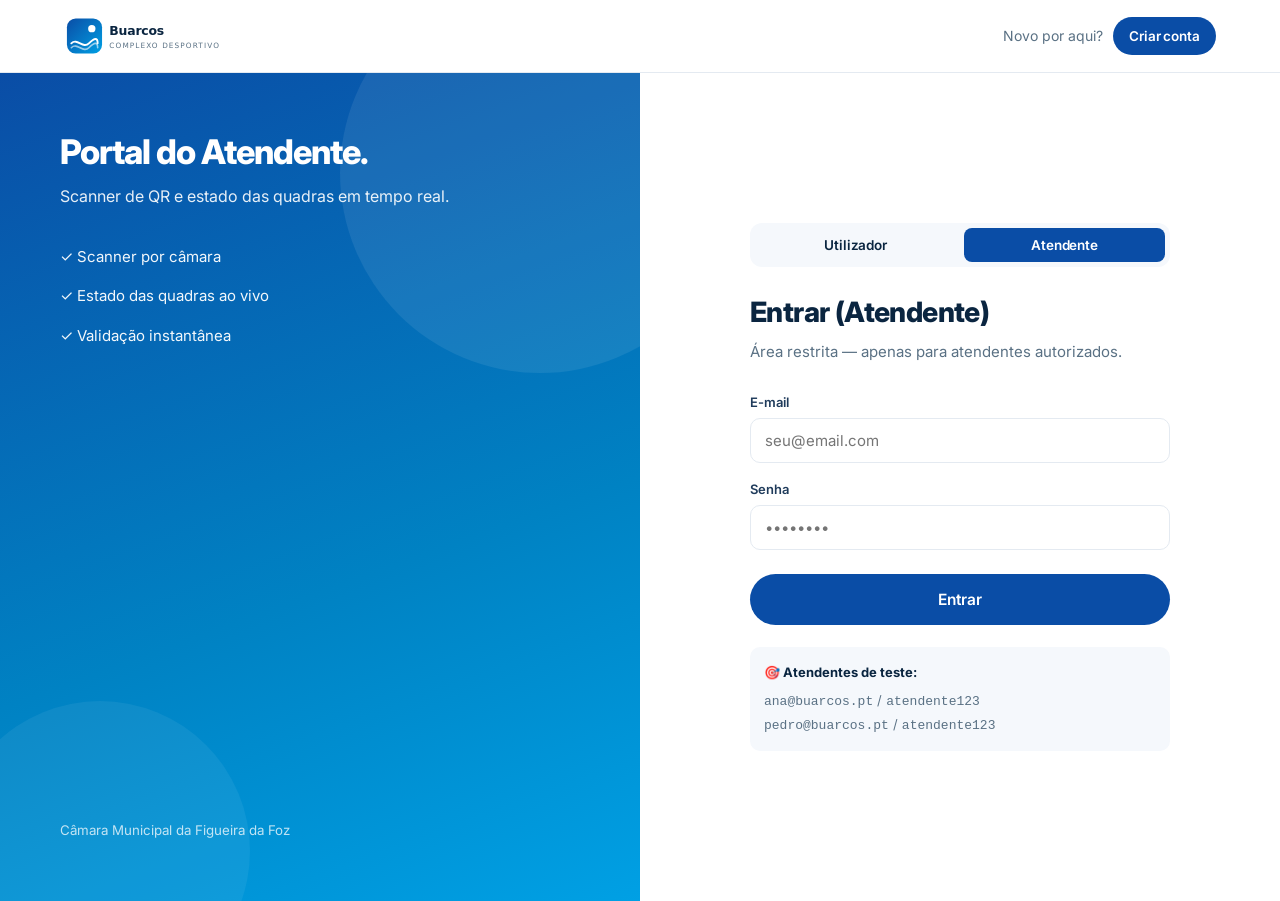
<file: atendente.html>
<!DOCTYPE html>
<html lang="pt">

<meta http-equiv="content-type" content="text/html;charset=UTF-8" />
<head>
<meta charset="UTF-8" />
<meta name="viewport" content="width=device-width, initial-scale=1.0" />
<title>Portal Atendente · Praia de Buarcos</title>
<link rel="icon" type="image/svg+xml" href="favicon.svg" />
<link href="https://fonts.googleapis.com/css2?family=Inter:wght@400;500;600;700;800&amp;display=swap" rel="stylesheet">
<link rel="stylesheet" href="css/style.css" />
<script src="js/html5-qrcode.min.js"></script>
</head>
<body>

<header class="nav">
  <div class="container nav-inner">
    <a href="index.html" class="nav-logo"><img src="logo.svg" alt="logo" /></a>
    <div class="nav-cta">
      <span style="color:var(--muted);font-size:13.5px" id="attName"></span>
      <button class="btn btn-ghost btn-sm" onclick="logoutAtt()">Sair</button>
    </div>
  </div>
</header>

<div class="kiosk">
  <div class="kiosk-head">
    <h1>Portal do Atendente</h1>
    <div class="meta">
      <div class="chip"><svg width="14" height="14" viewBox="0 0 24 24" fill="none" stroke="currentColor" stroke-width="2" stroke-linecap="round"><circle cx="12" cy="12" r="10"/><path d="M12 6v6l4 2"/></svg><span id="clock" class="lg">--:--:--</span></div>
      <div class="chip"><svg width="14" height="14" viewBox="0 0 24 24" fill="none" stroke="currentColor" stroke-width="2" stroke-linecap="round"><rect x="3" y="4" width="18" height="18" rx="2"/><path d="M16 2v4M8 2v4M3 10h18"/></svg><span id="today"></span></div>
      <div class="chip temp"><svg width="14" height="14" viewBox="0 0 24 24" fill="none" stroke="currentColor" stroke-width="2" stroke-linecap="round"><path d="M14 14.76V3.5a2.5 2.5 0 0 0-5 0v11.26a4 4 0 1 0 5 0z"/></svg><span id="temp">— °C</span> · <span id="weather" style="font-weight:500;color:var(--muted)">Buarcos</span></div>
    </div>
  </div>

  <div class="kiosk-grid">
    <div class="card">
      <h3>📷 Scanner de QR</h3>
      <p class="card-sub">Aponte a câmara para o cartão digital do utilizador.</p>
      <div id="reader"></div>
      <div class="scanner-actions">
        <button class="btn btn-primary btn-sm" id="btnStart">Iniciar scanner</button>
        <button class="btn btn-outline btn-sm" id="btnStop">Parar</button>
        <button class="btn btn-ghost btn-sm" id="btnPaste">Colar código (teste)</button>
      </div>
      <div class="result-panel" id="result">
        <p style="color:var(--muted);font-size:14px">Aguardando leitura de QR…</p>
      </div>
    </div>

    <div class="card">
      <h3>🏟️ Estado das quadras — hoje</h3>
      <p class="card-sub">Reservas activas nas próximas 2 horas.</p>
      <div class="status-list" id="statusList"></div>
      <div style="margin-top:18px;padding:14px;background:var(--bg-soft);border-radius:10px;font-size:13px;color:var(--muted)">
        <strong style="color:var(--ink)">Total hoje:</strong> <span id="totalToday">0</span> reservas · <strong style="color:var(--success)">Validadas:</strong> <span id="totalValid">0</span>
      </div>
    </div>
  </div>
</div>

<script src="js/data.js"></script>
<script>
const att=requireAttendant();
if(att){
  document.getElementById('attName').textContent='👤 '+att.name;

  // Clock
  function tick(){
    const d=new Date();
    document.getElementById('clock').textContent=d.toLocaleTimeString('pt-PT');
    document.getElementById('today').textContent=d.toLocaleDateString('pt-PT',{weekday:'long',day:'2-digit',month:'short'});
  }
  tick();setInterval(tick,1000);

  // Weather (open-meteo, Figueira da Foz)
  async function weather(){
    try{
      const r=await fetch('https://api.open-meteo.com/v1/forecast?latitude=40.15&amp;longitude=-8.87&amp;current=temperature_2m,weather_code&amp;timezone=Europe/Lisbon');
      const j=await r.json();
      const t=Math.round(j.current.temperature_2m);
      document.getElementById('temp').textContent=t+' °C';
      const codes={0:'Céu limpo',1:'Pouco nublado',2:'Parcialmente nublado',3:'Nublado',45:'Nevoeiro',48:'Nevoeiro',51:'Chuvisco leve',53:'Chuvisco',55:'Chuvisco forte',61:'Chuva leve',63:'Chuva',65:'Chuva forte',80:'Aguaceiros',95:'Trovoada'};
      document.getElementById('weather').textContent=(codes[j.current.weather_code]||'Buarcos')+' · Buarcos';
    }catch(e){document.getElementById('temp').textContent='22 °C'}
  }
  weather();setInterval(weather,300000);

  // Status list
  function renderStatus(){
    const today=new Date().toISOString().slice(0,10);
    const items=DB.bookings.all().filter(b=>b.date===today && b.status!=='cancelled');
    const list=document.getElementById('statusList');
    list.innerHTML=Object.entries(SPORTS).map(([key,s])=>{
      const active=items.filter(b=>b.sport===key);
      const now=new Date();const curMin=now.getHours()*60+now.getMinutes();
      const busy=active.some(b=>{const [h,m]=b.time.split(':').map(Number);const bm=h*60+m;return Math.abs(bm-curMin)<60 && b.status==='validated'});
      return '<div class="status-row"><div class="sic">'+s.icon+'</div><div class="sn">'+s.name+'<small>'+active.length+' reservas hoje</small></div><div class="status-tag '+(busy?'busy':'free')+'">'+(busy?'Em uso':'Livre')+'</div></div>';
    }).join('');
    document.getElementById('totalToday').textContent=items.length;
    document.getElementById('totalValid').textContent=items.filter(b=>b.status==='validated').length;
  }
  renderStatus();setInterval(renderStatus,10000);

  // QR Scanner
  const reader=new Html5Qrcode('reader');
  let scanning=false;
  async function startScan(){
    if(scanning)return;
    try{
      await reader.start({facingMode:'environment'},{fps:10,qrbox:{width:260,height:260}},onScan,()=>{});
      scanning=true;
    }catch(e){
      toast('Não foi possível aceder à câmara: '+e,'error');
    }
  }
  async function stopScan(){if(!scanning)return;try{await reader.stop();scanning=false}catch(e){}}

  document.getElementById('btnStart').onclick=startScan;
  document.getElementById('btnStop').onclick=stopScan;
  document.getElementById('btnPaste').onclick=()=>{
    const v=prompt('Cole o payload do QR:');
    if(v)onScan(v);
  };

  function onScan(text){
    let data;try{data=JSON.parse(text)}catch(e){return showResult(null,'QR inválido (formato desconhecido).')}
    const u=DB.users.byId(data.user_id);
    if(!u)return showResult(null,'Utilizador não encontrado.');
    const b=data.booking_id?DB.bookings.byId(data.booking_id):null;
    if(!b)return showResult(u,'Utilizador sem reserva activa.');
    if(b.status==='cancelled')return showResult(u,'Reserva foi cancelada.',b);
    // check date within tolerance (same day)
    const today=new Date().toISOString().slice(0,10);
    if(b.date!==today)return showResult(u,'Reserva não é para hoje ('+fmtDate(b.date)+').',b);

    // Valid — auto validate
    if(b.status==='pending'){DB.bookings.update(b.id,{status:'validated',validated_at:now(),validated_by:att.id})}
    stopScan();
    showResult(u,null,DB.bookings.byId(b.id));
    renderStatus();
  }

  function showResult(u,error,b){
    const p=document.getElementById('result');
    if(error){
      p.className='result-panel invalid';
      p.innerHTML='<h4>✗ '+error+'</h4>'+(u?'<div class="rows"><div><div class="k">Nome</div><div class="v">'+u.name+'</div></div><div><div class="k">Documento</div><div class="v">'+(DOC_TYPES[u.doc_type]||'')+'</div></div></div>':'');
      return;
    }
    p.className='result-panel valid';
    const s=SPORTS[b.sport];
    p.innerHTML='<h4>✓ Acesso validado</h4>'
      +'<div style="display:flex;gap:14px;align-items:center;margin-bottom:14px">'
      +'<div style="width:56px;height:56px;border-radius:50%;overflow:hidden;background:var(--primary-50);color:var(--primary);display:flex;align-items:center;justify-content:center;font-weight:800">'+(u.photo?'<img src="'+u.photo+'" style="width:100%;height:100%;object-fit:cover"/>':initials(u.name))+'</div>'
      +'<div><div style="font-weight:800;font-size:16px">'+u.name+'</div><div style="color:var(--muted);font-size:13px">'+u.email+'</div></div>'
      +'</div>'
      +'<div class="rows">'
      +'<div><div class="k">Esporte</div><div class="v">'+s.icon+' '+s.name+'</div></div>'
      +'<div><div class="k">Data/Hora</div><div class="v">'+fmtDate(b.date)+' · '+b.time+'</div></div>'
      +'<div><div class="k">Documento</div><div class="v">'+DOC_TYPES[u.doc_type]+'</div></div>'
      +'<div><div class="k">Nº</div><div class="v">'+u.doc_number+'</div></div>'
      +'</div>'
      +'<div class="validated-badge">✓ Validado às '+new Date().toLocaleTimeString('pt-PT')+'</div>';
    toast('Acesso validado — '+u.name.split(' ')[0],'success');
  }
}
window.logoutAtt=()=>{DB.attendantSession.clear();location.href='index.html'};
</script>
</body>

</html>
</file>
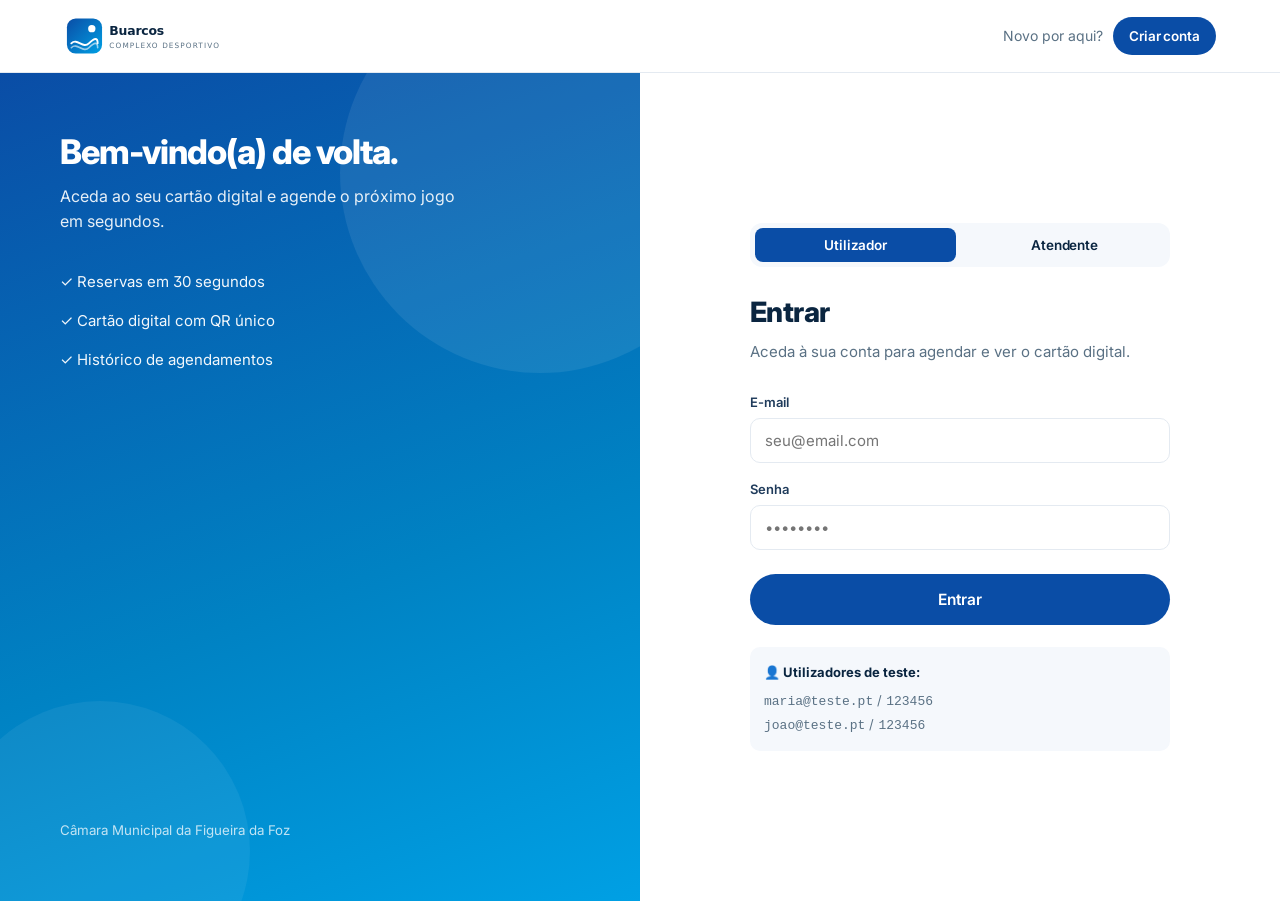
<file: dashboard.html>
<!DOCTYPE html>
<html lang="pt">

<meta http-equiv="content-type" content="text/html;charset=UTF-8" />
<head>
<meta charset="UTF-8" />
<meta name="viewport" content="width=device-width, initial-scale=1.0" />
<title>Meu Painel · Praia de Buarcos</title>
<link rel="icon" type="image/svg+xml" href="favicon.svg" />
<link href="https://fonts.googleapis.com/css2?family=Inter:wght@400;500;600;700;800&amp;display=swap" rel="stylesheet">
<link rel="stylesheet" href="css/style.css" />
<script src="js/qrious.min.js"></script>
</head>
<body>

<header class="nav">
  <div class="container nav-inner">
    <a href="index.html" class="nav-logo"><img src="logo.svg" alt="logo" /></a>
    <div class="nav-cta">
      <button class="btn btn-ghost btn-sm" onclick="logout()">Sair</button>
    </div>
  </div>
</header>

<div class="dash">
  <aside class="sidebar">
    <div class="user-mini">
      <div class="av" id="userAv"></div>
      <div style="min-width:0">
        <div class="n" id="userName"></div>
        <div class="e" id="userEmail"></div>
      </div>
    </div>
    <nav class="side-nav">
      <a class="active" data-page="agendar">📅 Novo agendamento</a>
      <a data-page="reservas">📋 Minhas reservas</a>
      <a data-page="cartao">🪪 Meu cartão digital</a>
      <a data-page="perfil">⚙️ Perfil</a>
    </nav>
  </aside>

  <main class="dash-main">

    <!-- Agendar -->
    <section id="page-agendar">
      <div class="dash-head">
        <div>
          <h1>Novo agendamento</h1>
          <p>Escolha modalidade, data e horário — e receba seu QR na hora.</p>
        </div>
      </div>
      <div class="card">
        <h3>1. Escolha o esporte</h3>
        <p class="card-sub">Todos os equipamentos são fornecidos gratuitamente.</p>
        <div class="book-grid" id="sportsGrid"></div>

        <h3 style="margin-top:24px">2. Data e horário</h3>
        <div class="form-row" style="margin-top:12px">
          <div class="field">
            <label>Data</label>
            <input id="date" type="date" />
          </div>
          <div class="field">
            <label>Horário</label>
            <select id="time"><option value="">— selecione o esporte primeiro —</option></select>
          </div>
        </div>

        <button class="btn btn-primary btn-lg" id="btnBook" style="margin-top:16px">Confirmar agendamento →</button>
      </div>
    </section>

    <!-- Reservas -->
    <section id="page-reservas" class="hide">
      <div class="dash-head">
        <div><h1>Minhas reservas</h1><p>Todo o seu histórico e reservas activas.</p></div>
      </div>
      <div class="card">
        <div id="bookingsList"></div>
      </div>
    </section>

    <!-- Cartão -->
    <section id="page-cartao" class="hide">
      <div class="dash-head">
        <div><h1>Meu cartão digital</h1><p>Apresente este cartão na recepção do complexo para validar o seu agendamento.</p></div>
      </div>
      <div class="card">
        <p class="card-sub" id="cardNote">O QR abaixo é único e associado ao seu perfil + próximo agendamento activo.</p>

        <div id="digitalCard" class="digital-card">
          <div class="dc-head">
            <div class="dc-brand">
              <img src="logo-mark.svg" width="32" height="32" alt="" />
              <div>
                <div class="t">Praia de Buarcos</div>
                <div class="s">Cartão Desportivo</div>
              </div>
            </div>
            <div class="dc-chip"></div>
          </div>
          <div class="dc-body">
            <div class="dc-avatar" id="dcAvatar"></div>
            <div class="dc-info">
              <div class="name" id="dcName"></div>
              <div class="doc" id="dcDocType"></div>
              <div class="docnum" id="dcDocNum"></div>
            </div>
          </div>
          <div class="dc-qr"><canvas id="qrCanvas"></canvas></div>
          <div class="dc-foot">
            <div id="dcSport">—</div>
            <div id="dcWhen">—</div>
          </div>
        </div>

        <div class="text-center mt-3">
          <button class="btn btn-outline" onclick="downloadCard()">📥 Baixar cartão (PNG)</button>
        </div>
      </div>
    </section>

    <!-- Perfil -->
    <section id="page-perfil" class="hide">
      <div class="dash-head">
        <div><h1>Perfil</h1><p>Os seus dados de conta.</p></div>
      </div>
      <div class="card" id="profileCard"></div>
    </section>

  </main>
</div>

<!-- Confirm modal -->
<div class="modal-overlay" id="confirmModal">
  <div class="modal">
    <h3>Confirmar agendamento</h3>
    <p id="confirmText"></p>
    <div class="modal-actions">
      <button class="btn btn-ghost" onclick="closeConfirm()">Cancelar</button>
      <button class="btn btn-primary" id="confirmBtn">Confirmar</button>
    </div>
  </div>
</div>

<script src="js/data.js"></script>
<script src="js/html2canvas.min.js"></script>
<script>
const user=requireUser();
if(user){
  document.getElementById('userAv').innerHTML=user.photo?'<img src="'+user.photo+'"/>':initials(user.name);
  document.getElementById('userName').textContent=user.name;
  document.getElementById('userEmail').textContent=user.email;

  // Nav
  document.querySelectorAll('.side-nav a').forEach(a=>{
    a.onclick=()=>{
      document.querySelectorAll('.side-nav a').forEach(x=>x.classList.remove('active'));
      a.classList.add('active');
      const p=a.dataset.page;
      ['agendar','reservas','cartao','perfil'].forEach(k=>{
        document.getElementById('page-'+k).classList.toggle('hide',k!==p);
      });
      if(p==='reservas')renderBookings();
      if(p==='cartao')renderCard();
      if(p==='perfil')renderProfile();
    };
  });

  // Sports
  let selectedSport=null;
  const grid=document.getElementById('sportsGrid');
  Object.entries(SPORTS).forEach(([key,s])=>{
    const el=document.createElement('div');
    el.className='sport-pick';el.dataset.sport=key;
    el.innerHTML='<div class="icon">'+s.icon+'</div><div class="name">'+s.name+'</div>';
    el.onclick=()=>{
      document.querySelectorAll('.sport-pick').forEach(x=>x.classList.remove('selected'));
      el.classList.add('selected');
      selectedSport=key;
      const sel=document.getElementById('time');
      sel.innerHTML='<option value="">— selecione horário —</option>'+s.slots.map(t=>'<option>'+t+'</option>').join('');
    };
    grid.appendChild(el);
  });

  // Date default = tomorrow
  const tomorrow=new Date();tomorrow.setDate(tomorrow.getDate()+1);
  document.getElementById('date').value=tomorrow.toISOString().slice(0,10);
  document.getElementById('date').min=new Date().toISOString().slice(0,10);

  document.getElementById('btnBook').onclick=()=>{
    if(!selectedSport)return toast('Escolha um esporte','error');
    const date=document.getElementById('date').value;
    const time=document.getElementById('time').value;
    if(!date||!time)return toast('Escolha data e horário','error');
    document.getElementById('confirmText').innerHTML='Confirmar <strong>'+SPORTS[selectedSport].name+'</strong> em <strong>'+fmtDate(date)+'</strong> às <strong>'+time+'</strong>?';
    document.getElementById('confirmBtn').onclick=()=>{
      DB.bookings.insert({id:uid(),user_id:user.id,sport:selectedSport,date,time,status:'pending',created_at:now()});
      closeConfirm();toast('Agendamento criado! Veja o seu cartão digital.','success');
      setTimeout(()=>document.querySelector('[data-page="cartao"]').click(),500);
    };
    document.getElementById('confirmModal').classList.add('show');
  };

  function renderBookings(){
    const list=document.getElementById('bookingsList');
    const items=DB.bookings.byUser(user.id);
    if(!items.length){list.innerHTML='<p style="color:var(--muted);text-align:center;padding:40px 0">Ainda não tem reservas. Faça o primeiro agendamento!</p>';return}
    list.innerHTML=items.map(b=>{
      const s=SPORTS[b.sport];
      const statusMap={pending:'Pendente',validated:'Validada',cancelled:'Cancelada',expired:'Expirada'};
      return '<div class="booking-item">'
        +'<div class="booking-info"><div class="booking-icon">'+s.icon+'</div><div><div class="n">'+s.name+'</div><div class="d">'+fmtDate(b.date)+' · '+b.time+'</div></div></div>'
        +'<div class="booking-status status-'+b.status+'">'+statusMap[b.status]+'</div>'
        +(b.status==='pending'?'<button class="btn btn-danger btn-sm" onclick="cancelBooking(\''+b.id+'\')">Cancelar</button>':'')
        +'</div>';
    }).join('');
  }

  window.cancelBooking=(id)=>{
    if(!confirm('Cancelar esta reserva?'))return;
    DB.bookings.update(id,{status:'cancelled'});
    toast('Reserva cancelada','success');renderBookings();
  };

  function nextBooking(){
    return DB.bookings.byUser(user.id).filter(b=>b.status==='pending').sort((a,b)=>(a.date+a.time).localeCompare(b.date+b.time))[0];
  }

  function renderCard(){
    document.getElementById('dcAvatar').innerHTML=user.photo?'<img src="'+user.photo+'"/>':initials(user.name);
    document.getElementById('dcName').textContent=user.name;
    document.getElementById('dcDocType').textContent=DOC_TYPES[user.doc_type]||'';
    document.getElementById('dcDocNum').textContent=user.doc_number||'';
    const b=nextBooking();
    if(b){
      document.getElementById('dcSport').textContent=SPORTS[b.sport].name.toUpperCase();
      document.getElementById('dcWhen').textContent=fmtDate(b.date)+' · '+b.time;
      document.getElementById('cardNote').textContent='QR válido para a próxima reserva: '+SPORTS[b.sport].name+' em '+fmtDate(b.date)+' às '+b.time+'.';
    } else {
      document.getElementById('dcSport').textContent='SEM RESERVA ATIVA';
      document.getElementById('dcWhen').textContent='—';
      document.getElementById('cardNote').textContent='Você ainda não tem reserva activa. Agende um esporte para gerar o QR de validação.';
    }
    const payload=JSON.stringify({v:1,user_id:user.id,booking_id:b?b.id:null,ts:Date.now()});
    new QRious({element:document.getElementById('qrCanvas'),value:payload,size:360,foreground:'#0A2540',background:'#ffffff',padding:0});
  }

  function renderProfile(){
    const c=document.getElementById('profileCard');
    c.innerHTML='<div style="display:grid;grid-template-columns:1fr 1fr;gap:22px">'
      +row('Nome',user.name)
      +row('E-mail',user.email)
      +row('Telefone',user.phone||'—')
      +row('Documento',DOC_TYPES[user.doc_type]+' · '+user.doc_number)
      +row('Aceita marketing',user.accept_marketing?'Sim':'Não')
      +row('Registado em',fmtDateTime(user.created_at))
      +'</div><div class="mt-3"><button class="btn btn-danger btn-sm" onclick="logout()">Terminar sessão</button></div>';
  }
  function row(k,v){return '<div><div style="font-size:11.5px;color:var(--muted);text-transform:uppercase;letter-spacing:.5px;margin-bottom:4px">'+k+'</div><div style="font-weight:600">'+v+'</div></div>'}

  window.closeConfirm=()=>document.getElementById('confirmModal').classList.remove('show');
  window.logout=()=>{DB.session.clear();location.href='index.html'};
  window.downloadCard=async()=>{
    const el=document.getElementById('digitalCard');
    const cvs=await html2canvas(el,{scale:2,backgroundColor:null});
    const a=document.createElement('a');a.href=cvs.toDataURL('image/png');a.download='cartao-buarcos.html';a.click();
  };
}
</script>
</body>


</html>
</file>
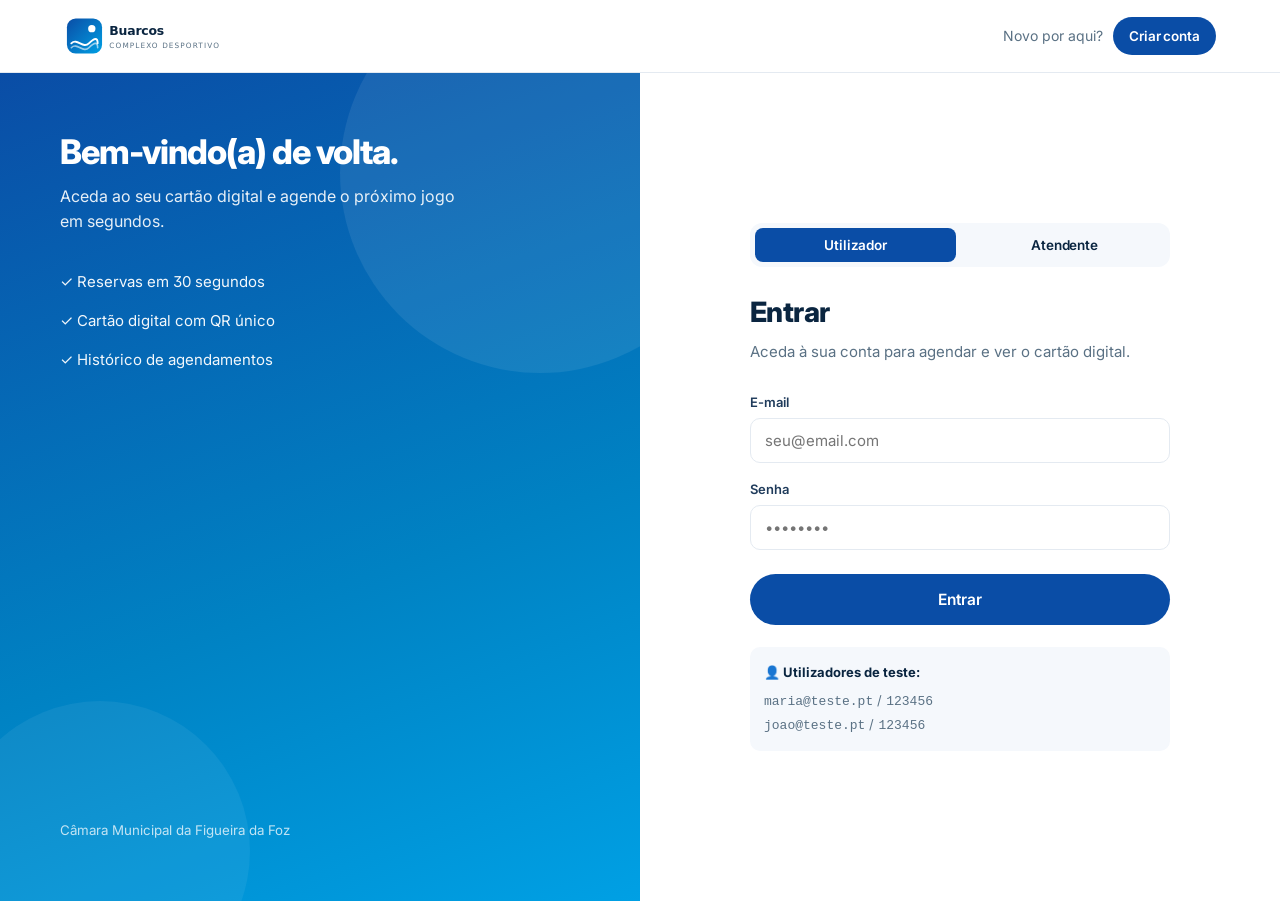
<file: login.html>
<!DOCTYPE html>
<html lang="pt">
<meta http-equiv="content-type" content="text/html;charset=UTF-8" />
<head>
<meta charset="UTF-8" />
<meta name="viewport" content="width=device-width, initial-scale=1.0" />
<title>Entrar · Complexo Desportivo Praia de Buarcos</title>
<link rel="icon" type="image/svg+xml" href="favicon.svg" />
<link href="https://fonts.googleapis.com/css2?family=Inter:wght@400;500;600;700;800&amp;display=swap" rel="stylesheet">
<link rel="stylesheet" href="css/style.css" />
</head>
<body>

<header class="nav">
  <div class="container nav-inner">
    <a href="index.html" class="nav-logo"><img src="logo.svg" alt="logo" /></a>
    <div class="nav-cta">
      <span style="color:var(--muted);font-size:14px">Novo por aqui?</span>
      <a href="registrar.html" class="btn btn-primary btn-sm">Criar conta</a>
    </div>
  </div>
</header>

<div class="auth-wrap">
  <aside class="auth-side">
    <div>
      <h2 id="sideTitle">Bem-vindo(a) de volta.</h2>
      <p id="sideText">Aceda ao seu cartão digital e agende o próximo jogo em segundos.</p>
      <ul class="bullets" id="sideList">
        <li>✓ Reservas em 30 segundos</li>
        <li>✓ Cartão digital com QR único</li>
        <li>✓ Histórico de agendamentos</li>
      </ul>
    </div>
    <small style="opacity:.75;position:relative;z-index:1">Câmara Municipal da Figueira da Foz</small>
  </aside>

  <div class="auth-form">
    <div class="auth-card">
      <div style="display:flex;gap:8px;background:var(--bg-soft);padding:5px;border-radius:12px;margin-bottom:24px">
        <button class="btn btn-sm" id="tabUser" style="flex:1;border-radius:8px">Utilizador</button>
        <button class="btn btn-sm" id="tabAtt" style="flex:1;border-radius:8px">Atendente</button>
      </div>

      <h1 id="formTitle">Entrar</h1>
      <p class="sub" id="formSub">Aceda à sua conta para agendar e ver o cartão digital.</p>

      <div id="err" class="error"></div>

      <form id="loginForm">
        <div class="field">
          <label>E-mail</label>
          <input id="email" type="email" required placeholder="seu@email.com" />
        </div>
        <div class="field">
          <label>Senha</label>
          <input id="password" type="password" required placeholder="••••••••" />
        </div>

        <button class="btn btn-primary btn-block btn-lg" type="submit" style="margin-top:8px">Entrar</button>
      </form>

      <div id="testUsers" style="margin-top:22px;padding:14px;background:var(--bg-soft);border-radius:10px;font-size:13px;color:var(--muted);line-height:1.7">
        <strong style="color:var(--ink);display:block;margin-bottom:6px">👤 Utilizadores de teste:</strong>
        <code>maria@teste.pt</code> / <code>123456</code><br/>
        <code>joao@teste.pt</code> / <code>123456</code>
      </div>
      <div id="testAtt" style="margin-top:22px;padding:14px;background:var(--bg-soft);border-radius:10px;font-size:13px;color:var(--muted);line-height:1.7;display:none">
        <strong style="color:var(--ink);display:block;margin-bottom:6px">🎯 Atendentes de teste:</strong>
        <code>ana@buarcos.pt</code> / <code>atendente123</code><br/>
        <code>pedro@buarcos.pt</code> / <code>atendente123</code>
      </div>
    </div>
  </div>
</div>

<script src="js/data.js"></script>
<script>
const params=new URLSearchParams(location.search);
let mode=params.get('attendant')==='1'?'att':'user';

function setMode(m){
  mode=m;
  const isAtt=m==='att';
  document.getElementById('tabUser').className='btn btn-sm '+(isAtt?'btn-ghost':'btn-primary');
  document.getElementById('tabAtt').className='btn btn-sm '+(isAtt?'btn-primary':'btn-ghost');
  document.getElementById('sideTitle').textContent=isAtt?'Portal do Atendente.':'Bem-vindo(a) de volta.';
  document.getElementById('sideText').textContent=isAtt?'Scanner de QR e estado das quadras em tempo real.':'Aceda ao seu cartão digital e agende o próximo jogo em segundos.';
  document.getElementById('sideList').innerHTML=isAtt?'<li>✓ Scanner por câmara</li><li>✓ Estado das quadras ao vivo</li><li>✓ Validação instantânea</li>':'<li>✓ Reservas em 30 segundos</li><li>✓ Cartão digital com QR único</li><li>✓ Histórico de agendamentos</li>';
  document.getElementById('formTitle').textContent=isAtt?'Entrar (Atendente)':'Entrar';
  document.getElementById('formSub').textContent=isAtt?'Área restrita — apenas para atendentes autorizados.':'Aceda à sua conta para agendar e ver o cartão digital.';
  document.getElementById('testUsers').style.display=isAtt?'none':'block';
  document.getElementById('testAtt').style.display=isAtt?'block':'none';
}
document.getElementById('tabUser').onclick=()=>setMode('user');
document.getElementById('tabAtt').onclick=()=>setMode('att');
setMode(mode);

document.getElementById('loginForm').addEventListener('submit',e=>{
  e.preventDefault();
  const err=document.getElementById('err');err.classList.remove('show');
  const email=document.getElementById('email').value.trim().toLowerCase();
  const password=document.getElementById('password').value;

  if(mode==='att'){
    const a=DB.attendants.byEmail(email);
    if(!a||a.password!==password){err.textContent='Credenciais de atendente inválidas.';err.classList.add('show');return}
    DB.attendantSession.set(a);
    toast('Sessão de atendente iniciada','success');
    setTimeout(()=>location.href='atendente.html',500);
  } else {
    const u=DB.users.byEmail(email);
    if(!u||u.password!==password){err.textContent='E-mail ou senha inválidos.';err.classList.add('show');return}
    DB.session.set(u);
    toast('Bem-vindo(a), '+u.name.split(' ')[0]+'!','success');
    setTimeout(()=>location.href='dashboard.html',500);
  }
});
</script>
</body>

</html>
</file>
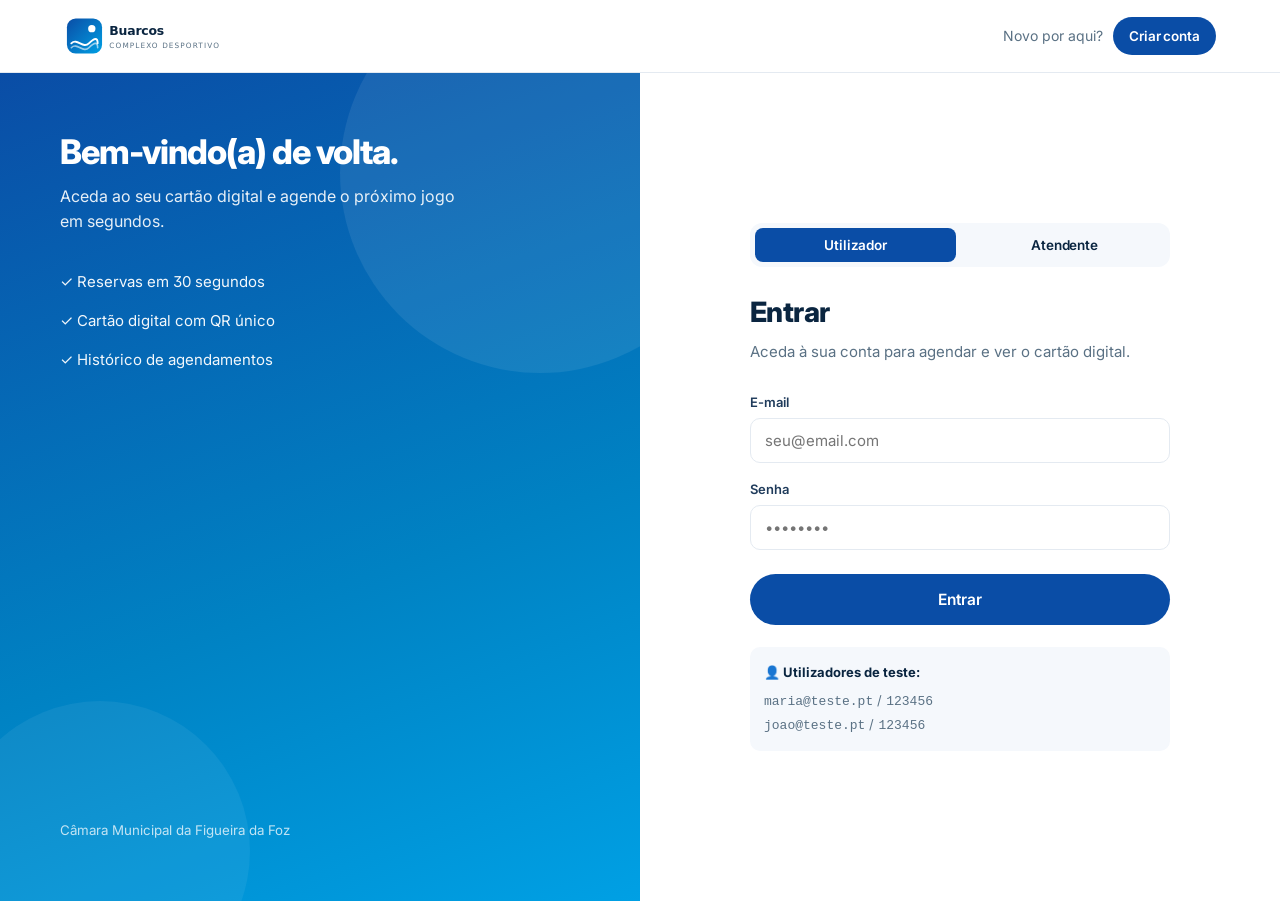
<file: loginc1ae.html>
<!DOCTYPE html>
<html lang="pt">

<!-- Mirrored from praia-booking-1.preview.emergentagent.com/login.html?attendant=1 by HTTrack Website Copier/3.x [XR&CO'2014], Thu, 27 Aug 2026 13:54:08 GMT -->
<!-- Added by HTTrack --><meta http-equiv="content-type" content="text/html;charset=UTF-8" /><!-- /Added by HTTrack -->
<head>
<meta charset="UTF-8" />
<meta name="viewport" content="width=device-width, initial-scale=1.0" />
<title>Entrar · Complexo Desportivo Praia de Buarcos</title>
<link rel="icon" type="image/svg+xml" href="favicon.svg" />
<link href="https://fonts.googleapis.com/css2?family=Inter:wght@400;500;600;700;800&amp;display=swap" rel="stylesheet">
<link rel="stylesheet" href="css/style.css" />
</head>
<body>

<header class="nav">
  <div class="container nav-inner">
    <a href="index.html" class="nav-logo"><img src="logo.svg" alt="logo" /></a>
    <div class="nav-cta">
      <span style="color:var(--muted);font-size:14px">Novo por aqui?</span>
      <a href="registrar.html" class="btn btn-primary btn-sm">Criar conta</a>
    </div>
  </div>
</header>

<div class="auth-wrap">
  <aside class="auth-side">
    <div>
      <h2 id="sideTitle">Bem-vindo(a) de volta.</h2>
      <p id="sideText">Aceda ao seu cartão digital e agende o próximo jogo em segundos.</p>
      <ul class="bullets" id="sideList">
        <li>✓ Reservas em 30 segundos</li>
        <li>✓ Cartão digital com QR único</li>
        <li>✓ Histórico de agendamentos</li>
      </ul>
    </div>
    <small style="opacity:.75;position:relative;z-index:1">Câmara Municipal da Figueira da Foz</small>
  </aside>

  <div class="auth-form">
    <div class="auth-card">
      <div style="display:flex;gap:8px;background:var(--bg-soft);padding:5px;border-radius:12px;margin-bottom:24px">
        <button class="btn btn-sm" id="tabUser" style="flex:1;border-radius:8px">Utilizador</button>
        <button class="btn btn-sm" id="tabAtt" style="flex:1;border-radius:8px">Atendente</button>
      </div>

      <h1 id="formTitle">Entrar</h1>
      <p class="sub" id="formSub">Aceda à sua conta para agendar e ver o cartão digital.</p>

      <div id="err" class="error"></div>

      <form id="loginForm">
        <div class="field">
          <label>E-mail</label>
          <input id="email" type="email" required placeholder="seu@email.com" />
        </div>
        <div class="field">
          <label>Senha</label>
          <input id="password" type="password" required placeholder="••••••••" />
        </div>

        <button class="btn btn-primary btn-block btn-lg" type="submit" style="margin-top:8px">Entrar</button>
      </form>

      <div id="testUsers" style="margin-top:22px;padding:14px;background:var(--bg-soft);border-radius:10px;font-size:13px;color:var(--muted);line-height:1.7">
        <strong style="color:var(--ink);display:block;margin-bottom:6px">👤 Utilizadores de teste:</strong>
        <code>maria@teste.pt</code> / <code>123456</code><br/>
        <code>joao@teste.pt</code> / <code>123456</code>
      </div>
      <div id="testAtt" style="margin-top:22px;padding:14px;background:var(--bg-soft);border-radius:10px;font-size:13px;color:var(--muted);line-height:1.7;display:none">
        <strong style="color:var(--ink);display:block;margin-bottom:6px">🎯 Atendentes de teste:</strong>
        <code>ana@buarcos.pt</code> / <code>atendente123</code><br/>
        <code>pedro@buarcos.pt</code> / <code>atendente123</code>
      </div>
    </div>
  </div>
</div>

<script src="js/data.js"></script>
<script>
const params=new URLSearchParams(location.search);
let mode=params.get('attendant')==='1'?'att':'user';

function setMode(m){
  mode=m;
  const isAtt=m==='att';
  document.getElementById('tabUser').className='btn btn-sm '+(isAtt?'btn-ghost':'btn-primary');
  document.getElementById('tabAtt').className='btn btn-sm '+(isAtt?'btn-primary':'btn-ghost');
  document.getElementById('sideTitle').textContent=isAtt?'Portal do Atendente.':'Bem-vindo(a) de volta.';
  document.getElementById('sideText').textContent=isAtt?'Scanner de QR e estado das quadras em tempo real.':'Aceda ao seu cartão digital e agende o próximo jogo em segundos.';
  document.getElementById('sideList').innerHTML=isAtt?'<li>✓ Scanner por câmara</li><li>✓ Estado das quadras ao vivo</li><li>✓ Validação instantânea</li>':'<li>✓ Reservas em 30 segundos</li><li>✓ Cartão digital com QR único</li><li>✓ Histórico de agendamentos</li>';
  document.getElementById('formTitle').textContent=isAtt?'Entrar (Atendente)':'Entrar';
  document.getElementById('formSub').textContent=isAtt?'Área restrita — apenas para atendentes autorizados.':'Aceda à sua conta para agendar e ver o cartão digital.';
  document.getElementById('testUsers').style.display=isAtt?'none':'block';
  document.getElementById('testAtt').style.display=isAtt?'block':'none';
}
document.getElementById('tabUser').onclick=()=>setMode('user');
document.getElementById('tabAtt').onclick=()=>setMode('att');
setMode(mode);

document.getElementById('loginForm').addEventListener('submit',e=>{
  e.preventDefault();
  const err=document.getElementById('err');err.classList.remove('show');
  const email=document.getElementById('email').value.trim().toLowerCase();
  const password=document.getElementById('password').value;

  if(mode==='att'){
    const a=DB.attendants.byEmail(email);
    if(!a||a.password!==password){err.textContent='Credenciais de atendente inválidas.';err.classList.add('show');return}
    DB.attendantSession.set(a);
    toast('Sessão de atendente iniciada','success');
    setTimeout(()=>location.href='atendente.html',500);
  } else {
    const u=DB.users.byEmail(email);
    if(!u||u.password!==password){err.textContent='E-mail ou senha inválidos.';err.classList.add('show');return}
    DB.session.set(u);
    toast('Bem-vindo(a), '+u.name.split(' ')[0]+'!','success');
    setTimeout(()=>location.href='dashboard.html',500);
  }
});
</script>
<script type="module" src="https://static.cloudflareinsights.com/beacon.min.js/v4513226cdae34746b4dedf0b4dfa099e1781791509496" integrity="sha512-ZE9pZaUXND66v380QUtch/5sE9tPFh2zg45pR2PB0CVkCtOREv2AJKkSidISWkysEuQ0EH8faUU5du78bx87UQ==" data-cf-beacon='{"version":"2024.11.0","token":"7f7b0fd8732c4326aae4b9d58d5c514a"}' crossorigin="anonymous"></script>
<script>(function(){function c(){var b=a.contentDocument||(a.contentWindow&&a.contentWindow.document);if(b){var d=b.createElement('script');d.innerHTML="window.__CF$cv$params={r:'a31b90ce7b218672',t:'MTc4NzgzODg0MA=='};var a=document.createElement('script');a.src='cdn-cgi/challenge-platform/h/g/scripts/jsd/94f8cd788239/maind41d.js';document.getElementsByTagName('head')[0].appendChild(a);";b.getElementsByTagName('head')[0].appendChild(d)}}if(document.body){var a=document.createElement('iframe');a.height=1;a.width=1;a.style.position='absolute';a.style.top=0;a.style.left=0;a.style.border='none';a.style.visibility='hidden';document.body.appendChild(a);if('loading'!==document.readyState)c();else if(window.addEventListener)document.addEventListener('DOMContentLoaded',c);else{var e=document.onreadystatechange||function(){};document.onreadystatechange=function(b){e(b);'loading'!==document.readyState&&(document.onreadystatechange=e,c())}}}})();</script></body>

<!-- Mirrored from praia-booking-1.preview.emergentagent.com/login.html?attendant=1 by HTTrack Website Copier/3.x [XR&CO'2014], Thu, 27 Aug 2026 13:54:08 GMT -->
</html>
</file>
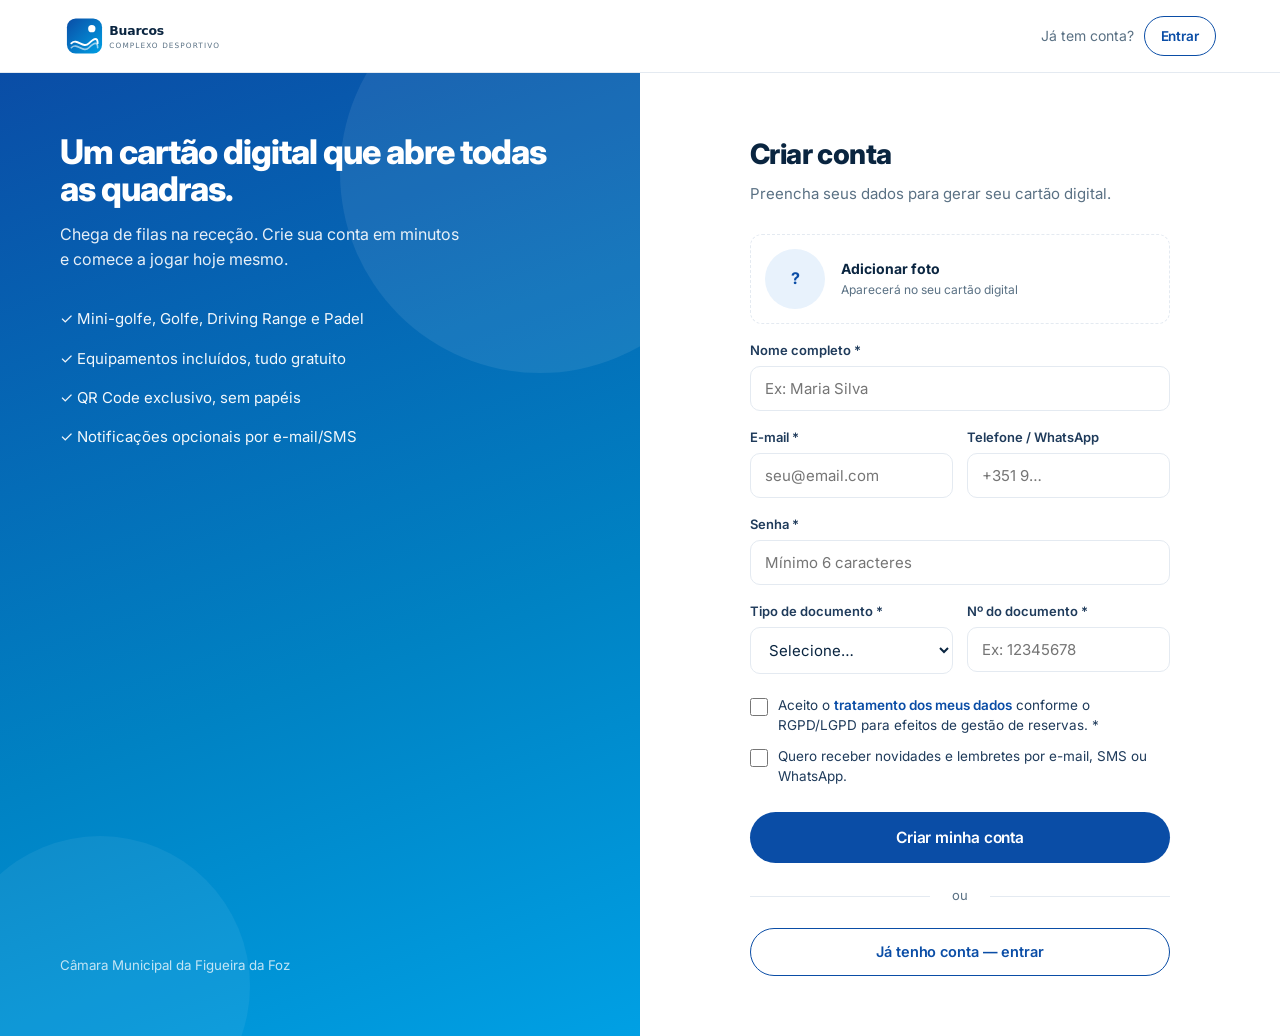
<file: registrar.html>
<!DOCTYPE html>
<html lang="pt">
<meta http-equiv="content-type" content="text/html;charset=UTF-8" />
<head>
<meta charset="UTF-8" />
<meta name="viewport" content="width=device-width, initial-scale=1.0" />
<title>Criar conta · Complexo Desportivo Praia de Buarcos</title>
<link rel="icon" type="image/svg+xml" href="favicon.svg" />
<link href="https://fonts.googleapis.com/css2?family=Inter:wght@400;500;600;700;800&amp;display=swap" rel="stylesheet">
<link rel="stylesheet" href="css/style.css" />
</head>
<body>

<header class="nav">
  <div class="container nav-inner">
    <a href="index.html" class="nav-logo"><img src="logo.svg" alt="logo" /></a>
    <div class="nav-cta">
      <span style="color:var(--muted);font-size:14px">Já tem conta?</span>
      <a href="login.html" class="btn btn-outline btn-sm">Entrar</a>
    </div>
  </div>
</header>

<div class="auth-wrap">
  <aside class="auth-side">
    <div>
      <h2>Um cartão digital que abre todas as quadras.</h2>
      <p>Chega de filas na receção. Crie sua conta em minutos e comece a jogar hoje mesmo.</p>
      <ul class="bullets">
        <li>✓ Mini-golfe, Golfe, Driving Range e Padel</li>
        <li>✓ Equipamentos incluídos, tudo gratuito</li>
        <li>✓ QR Code exclusivo, sem papéis</li>
        <li>✓ Notificações opcionais por e-mail/SMS</li>
      </ul>
    </div>
    <small style="opacity:.75;position:relative;z-index:1">Câmara Municipal da Figueira da Foz</small>
  </aside>

  <div class="auth-form">
    <div class="auth-card">
      <h1>Criar conta</h1>
      <p class="sub">Preencha seus dados para gerar seu cartão digital.</p>

      <div id="err" class="error"></div>

      <form id="registerForm">
        <div class="avatar-upload" onclick="document.getElementById('photoInput').click()">
          <div class="avatar-preview" id="avatarPreview">?</div>
          <div class="txt">
            <strong>Adicionar foto</strong>
            <small>Aparecerá no seu cartão digital</small>
          </div>
          <input type="file" id="photoInput" accept="image/*" style="display:none" />
        </div>

        <div class="field" style="margin-top:16px">
          <label>Nome completo *</label>
          <input id="name" type="text" required placeholder="Ex: Maria Silva" />
        </div>

        <div class="form-row">
          <div class="field">
            <label>E-mail *</label>
            <input id="email" type="email" required placeholder="seu@email.com" />
          </div>
          <div class="field">
            <label>Telefone / WhatsApp</label>
            <input id="phone" type="tel" placeholder="+351 9…" />
          </div>
        </div>

        <div class="field">
          <label>Senha *</label>
          <input id="password" type="password" required minlength="6" placeholder="Mínimo 6 caracteres" />
        </div>

        <div class="form-row">
          <div class="field">
            <label>Tipo de documento *</label>
            <select id="doc_type" required>
              <option value="">Selecione…</option>
              <option value="cartao_cidadao">Cartão Cidadão Português</option>
              <option value="titulo_residencia">Título de Residência</option>
              <option value="passaporte">Passaporte</option>
            </select>
          </div>
          <div class="field">
            <label>Nº do documento *</label>
            <input id="doc_number" type="text" required placeholder="Ex: 12345678" />
          </div>
        </div>

        <div class="checkbox">
          <input type="checkbox" id="lgpd" required />
          <label for="lgpd">Aceito o <a href="#">tratamento dos meus dados</a> conforme o RGPD/LGPD para efeitos de gestão de reservas. *</label>
        </div>
        <div class="checkbox">
          <input type="checkbox" id="marketing" />
          <label for="marketing">Quero receber novidades e lembretes por e-mail, SMS ou WhatsApp.</label>
        </div>

        <button class="btn btn-primary btn-block btn-lg" type="submit" style="margin-top:20px">Criar minha conta</button>

        <div class="divider">ou</div>
        <a href="login.html" class="btn btn-outline btn-block">Já tenho conta — entrar</a>
      </form>
    </div>
  </div>
</div>

<script src="js/data.js"></script>
<script>
let photoData=null;
document.getElementById('photoInput').addEventListener('change',e=>{
  const f=e.target.files[0]; if(!f)return;
  const r=new FileReader();
  r.onload=ev=>{photoData=ev.target.result;document.getElementById('avatarPreview').innerHTML='<img src="'+photoData+'"/>'};
  r.readAsDataURL(f);
});

document.getElementById('registerForm').addEventListener('submit',e=>{
  e.preventDefault();
  const err=document.getElementById('err'); err.classList.remove('show');
  const name=document.getElementById('name').value.trim();
  const email=document.getElementById('email').value.trim().toLowerCase();
  const phone=document.getElementById('phone').value.trim();
  const password=document.getElementById('password').value;
  const doc_type=document.getElementById('doc_type').value;
  const doc_number=document.getElementById('doc_number').value.trim();
  const accept_lgpd=document.getElementById('lgpd').checked;
  const accept_marketing=document.getElementById('marketing').checked;

  if(!accept_lgpd){err.textContent='É necessário aceitar o tratamento de dados (RGPD/LGPD).';err.classList.add('show');return}
  if(DB.users.byEmail(email)){err.textContent='Este e-mail já está registado. Faça login.';err.classList.add('show');return}

  const user={id:uid(),name,email,phone,password,doc_type,doc_number,photo:photoData,accept_lgpd,accept_marketing,created_at:now()};
  DB.users.insert(user);
  DB.session.set(user);
  toast('Conta criada! Bem-vindo(a), '+name.split(' ')[0]+'.','success');
  setTimeout(()=>location.href='dashboard.html',700);
});
</script>
</body>

</html>
</file>
<file: css/style.css>
/* ========== Design System — Complexo Desportivo Praia de Buarcos ========== */
:root{
  --primary: #0A4DA6;
  --primary-600:#0057B8;
  --primary-500:#0082C3;
  --primary-400:#00A0E4;
  --primary-50:#E8F2FC;
  --ink:#0A2540;
  --ink-2:#1F3B5B;
  --muted:#5A7184;
  --muted-2:#8FA2B5;
  --line:#E4EAF1;
  --bg:#ffffff;
  --bg-soft:#F5F8FC;
  --success:#10A46B;
  --warning:#F59E0B;
  --danger:#DC2626;
  --radius:14px;
  --radius-sm:10px;
  --shadow-sm:0 1px 2px rgba(10,37,64,.06), 0 2px 8px rgba(10,37,64,.04);
  --shadow-md:0 4px 12px rgba(10,37,64,.08), 0 12px 32px rgba(10,37,64,.06);
  --shadow-lg:0 20px 40px rgba(10,37,64,.12);
  --transition:.22s cubic-bezier(.4,0,.2,1);
}

*{box-sizing:border-box;margin:0;padding:0}
html,body{height:100%}
body{
  font-family:'Inter','Segoe UI',system-ui,-apple-system,sans-serif;
  color:var(--ink);
  background:var(--bg);
  line-height:1.55;
  -webkit-font-smoothing:antialiased;
  font-feature-settings:'ss01','cv01';
}
img{max-width:100%;display:block}
a{color:var(--primary);text-decoration:none}
a:hover{color:var(--primary-600)}
button{font-family:inherit;cursor:pointer;border:none;background:none}
input,select,textarea{font-family:inherit;font-size:15px}

.container{max-width:1200px;margin:0 auto;padding:0 24px}

/* ---------- Navbar ---------- */
.nav{
  position:sticky;top:0;z-index:50;
  background:rgba(255,255,255,.85);
  backdrop-filter:saturate(180%) blur(14px);
  -webkit-backdrop-filter:saturate(180%) blur(14px);
  border-bottom:1px solid var(--line);
}
.nav-inner{display:flex;align-items:center;justify-content:space-between;height:72px}
.nav-logo{display:flex;align-items:center;gap:0}
.nav-logo img{height:44px}
.nav-links{display:flex;gap:32px;align-items:center}
.nav-links a{color:var(--ink-2);font-weight:500;font-size:14.5px;transition:var(--transition)}
.nav-links a:hover{color:var(--primary)}
.nav-cta{display:flex;gap:10px;align-items:center}
@media (max-width:820px){.nav-links{display:none}}

/* ---------- Buttons ---------- */
.btn{
  display:inline-flex;align-items:center;justify-content:center;gap:8px;
  padding:12px 22px;border-radius:999px;font-weight:600;font-size:14.5px;
  transition:var(--transition);white-space:nowrap;letter-spacing:-.1px;
}
.btn-primary{background:var(--primary);color:#fff}
.btn-primary:hover{background:var(--primary-600);color:#fff;transform:translateY(-1px);box-shadow:var(--shadow-md)}
.btn-ghost{background:transparent;color:var(--ink)}
.btn-ghost:hover{background:var(--primary-50);color:var(--primary)}
.btn-outline{background:#fff;color:var(--primary);border:1.5px solid var(--primary)}
.btn-outline:hover{background:var(--primary);color:#fff}
.btn-lg{padding:16px 30px;font-size:15.5px}
.btn-sm{padding:9px 16px;font-size:13.5px}
.btn-block{width:100%}
.btn-danger{background:#fff;color:var(--danger);border:1.5px solid var(--danger)}
.btn-danger:hover{background:var(--danger);color:#fff}

/* ---------- Hero ---------- */
.hero{
  position:relative;padding:80px 0 100px;overflow:hidden;
  background:radial-gradient(1200px 500px at 90% -10%, var(--primary-50) 0%, transparent 60%),
             linear-gradient(180deg,#fff 0%,#fff 100%);
}
.hero-grid{display:grid;grid-template-columns:1.05fr .95fr;gap:60px;align-items:center}
@media (max-width:900px){.hero-grid{grid-template-columns:1fr;gap:40px}}
.badge{
  display:inline-flex;align-items:center;gap:8px;
  padding:7px 14px;border-radius:999px;
  background:var(--primary-50);color:var(--primary);
  font-size:13px;font-weight:600;letter-spacing:.2px;
}
.badge .dot{width:7px;height:7px;background:var(--primary);border-radius:50%}
.hero h1{
  font-size:clamp(38px,5.2vw,60px);line-height:1.05;font-weight:800;
  letter-spacing:-1.5px;color:var(--ink);margin:20px 0 20px;
}
.hero h1 em{font-style:normal;color:var(--primary);position:relative}
.hero p.lead{font-size:18px;color:var(--muted);max-width:520px;margin-bottom:32px}
.hero-actions{display:flex;gap:12px;flex-wrap:wrap}
.hero-stats{display:flex;gap:36px;margin-top:44px}
.hero-stat .n{font-size:26px;font-weight:800;color:var(--ink);letter-spacing:-.5px}
.hero-stat .l{font-size:13px;color:var(--muted);text-transform:uppercase;letter-spacing:1px;margin-top:2px}
.hero-img{position:relative;border-radius:24px;overflow:hidden;box-shadow:var(--shadow-lg);aspect-ratio:4/5}
.hero-img img{width:100%;height:100%;object-fit:cover}
.hero-img::after{content:'';position:absolute;inset:0;background:linear-gradient(180deg,transparent 60%,rgba(10,37,64,.35) 100%)}
.hero-tag{position:absolute;left:20px;bottom:20px;color:#fff;z-index:2}
.hero-tag h4{font-size:20px;font-weight:700;letter-spacing:-.3px}
.hero-tag p{font-size:13px;opacity:.85}

/* ---------- Sections ---------- */
.section{padding:90px 0}
.section-soft{background:var(--bg-soft)}
.section-head{text-align:center;max-width:640px;margin:0 auto 48px}
.section-head .eyebrow{color:var(--primary);font-size:13px;font-weight:700;text-transform:uppercase;letter-spacing:2px}
.section-head h2{font-size:clamp(30px,3.6vw,42px);font-weight:800;letter-spacing:-1px;margin:10px 0 12px}
.section-head p{color:var(--muted);font-size:17px}

/* Sports grid */
.sports-grid{display:grid;grid-template-columns:repeat(4,1fr);gap:22px}
@media (max-width:1000px){.sports-grid{grid-template-columns:repeat(2,1fr)}}
@media (max-width:560px){.sports-grid{grid-template-columns:1fr}}
.sport-card{
  background:#fff;border:1px solid var(--line);border-radius:var(--radius);
  overflow:hidden;transition:var(--transition);position:relative;
}
.sport-card:hover{transform:translateY(-4px);box-shadow:var(--shadow-md);border-color:transparent}
.sport-card .thumb{aspect-ratio:4/3;overflow:hidden;background:var(--bg-soft)}
.sport-card .thumb img{width:100%;height:100%;object-fit:cover;transition:.5s ease}
.sport-card:hover .thumb img{transform:scale(1.06)}
.sport-card .body{padding:18px 20px 22px}
.sport-card h3{font-size:18px;font-weight:700;letter-spacing:-.3px}
.sport-card p{color:var(--muted);font-size:14px;margin-top:6px;line-height:1.5}
.sport-card .meta{display:flex;align-items:center;gap:6px;font-size:12px;color:var(--primary);font-weight:600;margin-top:12px;text-transform:uppercase;letter-spacing:1px}

/* Info features */
.features{display:grid;grid-template-columns:repeat(3,1fr);gap:24px}
@media (max-width:900px){.features{grid-template-columns:1fr}}
.feature{padding:28px;background:#fff;border:1px solid var(--line);border-radius:var(--radius);transition:var(--transition)}
.feature:hover{border-color:var(--primary-400);box-shadow:var(--shadow-sm)}
.feature .icon{width:46px;height:46px;border-radius:12px;background:var(--primary-50);color:var(--primary);display:flex;align-items:center;justify-content:center;margin-bottom:16px}
.feature h4{font-size:17px;font-weight:700;margin-bottom:6px;letter-spacing:-.2px}
.feature p{color:var(--muted);font-size:14.5px}

/* Info banner */
.info-banner{
  background:linear-gradient(135deg,var(--primary) 0%,var(--primary-500) 100%);
  color:#fff;border-radius:20px;padding:44px 48px;
  display:grid;grid-template-columns:1.4fr auto;gap:30px;align-items:center;
}
@media (max-width:800px){.info-banner{grid-template-columns:1fr;text-align:center}}
.info-banner h3{font-size:26px;font-weight:800;letter-spacing:-.5px}
.info-banner p{opacity:.9;margin-top:8px;font-size:15px}
.info-banner .btn-primary{background:#fff;color:var(--primary)}
.info-banner .btn-primary:hover{background:var(--ink);color:#fff}

/* Footer */
footer{border-top:1px solid var(--line);padding:38px 0;background:#fff}
.foot{display:flex;justify-content:space-between;align-items:center;gap:20px;flex-wrap:wrap}
.foot small{color:var(--muted);font-size:13px}
.foot .links{display:flex;gap:22px}
.foot .links a{color:var(--muted);font-size:13.5px}

/* ---------- Auth cards ---------- */
.auth-wrap{min-height:calc(100vh - 72px);display:grid;grid-template-columns:1fr 1fr}
@media (max-width:900px){.auth-wrap{grid-template-columns:1fr}}
.auth-side{
  background:linear-gradient(160deg,var(--primary) 0%,var(--primary-500) 60%,var(--primary-400) 100%);
  padding:60px;color:#fff;display:flex;flex-direction:column;justify-content:space-between;position:relative;overflow:hidden;
}
@media (max-width:900px){.auth-side{display:none}}
.auth-side::before{content:'';position:absolute;width:400px;height:400px;background:rgba(255,255,255,.08);border-radius:50%;top:-100px;right:-100px}
.auth-side::after{content:'';position:absolute;width:300px;height:300px;background:rgba(255,255,255,.06);border-radius:50%;bottom:-100px;left:-50px}
.auth-side h2{font-size:34px;font-weight:800;letter-spacing:-1px;line-height:1.1;position:relative;z-index:1}
.auth-side p{opacity:.9;margin-top:14px;font-size:16px;max-width:400px;position:relative;z-index:1}
.auth-side .bullets{list-style:none;margin-top:28px;position:relative;z-index:1}
.auth-side .bullets li{padding:8px 0;font-size:15px;opacity:.95;display:flex;align-items:center;gap:10px}
.auth-form{padding:60px;display:flex;align-items:center;justify-content:center}
.auth-card{width:100%;max-width:420px}
.auth-card h1{font-size:28px;font-weight:800;letter-spacing:-.6px;margin-bottom:6px}
.auth-card .sub{color:var(--muted);margin-bottom:28px;font-size:15px}

/* Forms */
.field{margin-bottom:16px}
.field label{display:block;font-size:13px;font-weight:600;color:var(--ink-2);margin-bottom:6px}
.field input,.field select,.field textarea{
  width:100%;padding:12px 14px;border:1.5px solid var(--line);border-radius:10px;
  transition:var(--transition);background:#fff;color:var(--ink);
}
.field input:focus,.field select:focus,.field textarea:focus{outline:none;border-color:var(--primary);box-shadow:0 0 0 4px var(--primary-50)}
.field .hint{font-size:12px;color:var(--muted);margin-top:6px}
.checkbox{display:flex;align-items:flex-start;gap:10px;font-size:13.5px;color:var(--ink-2);padding:6px 0}
.checkbox input{width:18px;height:18px;margin-top:2px;accent-color:var(--primary);cursor:pointer;flex-shrink:0}
.checkbox label{cursor:pointer;line-height:1.45}
.checkbox a{font-weight:600}
.form-row{display:grid;grid-template-columns:1fr 1fr;gap:14px}
@media (max-width:520px){.form-row{grid-template-columns:1fr}}
.divider{text-align:center;color:var(--muted);margin:22px 0;font-size:13px;position:relative}
.divider::before,.divider::after{content:'';position:absolute;top:50%;width:calc(50% - 30px);height:1px;background:var(--line)}
.divider::before{left:0}.divider::after{right:0}
.error{color:var(--danger);background:#FEE2E2;padding:10px 12px;border-radius:8px;font-size:13.5px;margin-bottom:14px;display:none}
.error.show{display:block}
.success-msg{color:var(--success);background:#DCFCE7;padding:10px 12px;border-radius:8px;font-size:13.5px;margin-bottom:14px;display:none}
.success-msg.show{display:block}

/* Avatar upload */
.avatar-upload{display:flex;align-items:center;gap:16px;padding:14px;border:1.5px dashed var(--line);border-radius:12px;cursor:pointer;transition:var(--transition)}
.avatar-upload:hover{border-color:var(--primary);background:var(--primary-50)}
.avatar-preview{width:60px;height:60px;border-radius:50%;background:var(--primary-50);color:var(--primary);display:flex;align-items:center;justify-content:center;overflow:hidden;flex-shrink:0;font-weight:700}
.avatar-preview img{width:100%;height:100%;object-fit:cover}
.avatar-upload .txt{font-size:14px}
.avatar-upload .txt small{display:block;color:var(--muted);font-size:12px;margin-top:2px}

/* ---------- Dashboard ---------- */
.dash{display:grid;grid-template-columns:260px 1fr;min-height:calc(100vh - 72px)}
@media (max-width:880px){.dash{grid-template-columns:1fr}}
.sidebar{border-right:1px solid var(--line);background:#fff;padding:30px 18px}
@media (max-width:880px){.sidebar{border-right:none;border-bottom:1px solid var(--line);padding:16px}}
.user-mini{display:flex;align-items:center;gap:12px;padding:12px;border-radius:12px;background:var(--bg-soft);margin-bottom:22px}
.user-mini .av{width:42px;height:42px;border-radius:50%;background:var(--primary);color:#fff;display:flex;align-items:center;justify-content:center;font-weight:700;overflow:hidden;flex-shrink:0}
.user-mini .av img{width:100%;height:100%;object-fit:cover}
.user-mini .n{font-weight:700;font-size:14.5px;line-height:1.2}
.user-mini .e{font-size:12px;color:var(--muted);word-break:break-all}
.side-nav{display:flex;flex-direction:column;gap:2px}
.side-nav a{display:flex;align-items:center;gap:10px;padding:11px 14px;border-radius:10px;color:var(--ink-2);font-weight:500;font-size:14.5px;transition:var(--transition);cursor:pointer}
.side-nav a:hover{background:var(--primary-50);color:var(--primary)}
.side-nav a.active{background:var(--primary);color:#fff}
.dash-main{padding:38px 42px;background:var(--bg-soft)}
@media (max-width:600px){.dash-main{padding:24px 20px}}
.dash-head{display:flex;justify-content:space-between;align-items:flex-end;flex-wrap:wrap;gap:16px;margin-bottom:28px}
.dash-head h1{font-size:28px;font-weight:800;letter-spacing:-.6px}
.dash-head p{color:var(--muted);font-size:15px;margin-top:4px}

/* Cards */
.card{background:#fff;border:1px solid var(--line);border-radius:var(--radius);padding:24px;box-shadow:var(--shadow-sm)}
.card h3{font-size:18px;font-weight:700;letter-spacing:-.3px;margin-bottom:6px}
.card .card-sub{color:var(--muted);font-size:13.5px;margin-bottom:18px}

/* Booking grid */
.book-grid{display:grid;grid-template-columns:repeat(4,1fr);gap:14px;margin-bottom:20px}
@media (max-width:900px){.book-grid{grid-template-columns:repeat(2,1fr)}}
.sport-pick{border:1.5px solid var(--line);border-radius:12px;padding:16px;cursor:pointer;transition:var(--transition);text-align:center;background:#fff}
.sport-pick:hover{border-color:var(--primary);background:var(--primary-50)}
.sport-pick.selected{border-color:var(--primary);background:var(--primary-50);box-shadow:0 0 0 3px var(--primary-50)}
.sport-pick .icon{font-size:32px;margin-bottom:8px}
.sport-pick .name{font-weight:600;font-size:14.5px}

/* Bookings list */
.booking-item{display:flex;align-items:center;justify-content:space-between;padding:16px 18px;border:1px solid var(--line);border-radius:12px;margin-bottom:10px;transition:var(--transition);gap:14px;flex-wrap:wrap}
.booking-item:hover{border-color:var(--primary-400);box-shadow:var(--shadow-sm)}
.booking-info{display:flex;align-items:center;gap:14px;min-width:0;flex:1}
.booking-icon{width:44px;height:44px;border-radius:10px;background:var(--primary-50);color:var(--primary);display:flex;align-items:center;justify-content:center;font-size:22px;flex-shrink:0}
.booking-info .n{font-weight:700;font-size:15px}
.booking-info .d{color:var(--muted);font-size:13px;margin-top:2px}
.booking-status{padding:5px 12px;border-radius:999px;font-size:12px;font-weight:600;text-transform:uppercase;letter-spacing:.5px}
.status-pending{background:#FEF3C7;color:#92400E}
.status-validated{background:#DCFCE7;color:#166534}
.status-cancelled{background:#FEE2E2;color:#991B1B}
.status-expired{background:#E5E7EB;color:#4B5563}

/* Digital Card */
.digital-card{
  background:linear-gradient(135deg,var(--primary) 0%,#0D5FCC 50%,var(--primary-400) 100%);
  color:#fff;border-radius:22px;padding:28px;position:relative;overflow:hidden;
  box-shadow:0 20px 60px rgba(10,77,166,.35);
  max-width:420px;margin:0 auto;
}
.digital-card::before{content:'';position:absolute;width:300px;height:300px;background:rgba(255,255,255,.08);border-radius:50%;top:-150px;right:-100px}
.digital-card::after{content:'';position:absolute;width:200px;height:200px;background:rgba(255,255,255,.06);border-radius:50%;bottom:-100px;left:-50px}
.dc-head{display:flex;justify-content:space-between;align-items:flex-start;position:relative;z-index:1;margin-bottom:22px}
.dc-brand{display:flex;align-items:center;gap:10px}
.dc-brand svg{filter:brightness(0) invert(1)}
.dc-brand .t{font-size:11px;letter-spacing:1.5px;font-weight:600;opacity:.9;text-transform:uppercase}
.dc-brand .s{font-size:15px;font-weight:800;letter-spacing:-.3px;margin-top:1px}
.dc-chip{width:34px;height:26px;background:linear-gradient(135deg,#F5D97B,#B89246);border-radius:5px;position:relative}
.dc-chip::after{content:'';position:absolute;inset:4px;border:1px solid rgba(0,0,0,.2);border-radius:3px}
.dc-body{display:flex;gap:18px;align-items:center;position:relative;z-index:1;margin-bottom:22px}
.dc-avatar{width:74px;height:74px;border-radius:50%;background:rgba(255,255,255,.2);border:2px solid rgba(255,255,255,.4);overflow:hidden;flex-shrink:0;display:flex;align-items:center;justify-content:center;font-size:28px;font-weight:800}
.dc-avatar img{width:100%;height:100%;object-fit:cover}
.dc-info .name{font-size:20px;font-weight:800;letter-spacing:-.4px;line-height:1.15}
.dc-info .doc{font-size:12.5px;opacity:.85;margin-top:4px;text-transform:uppercase;letter-spacing:.5px}
.dc-info .docnum{font-size:14px;font-weight:600;margin-top:2px;font-family:'SF Mono',monospace}
.dc-qr{background:#fff;padding:14px;border-radius:14px;display:flex;justify-content:center;align-items:center;position:relative;z-index:1}
.dc-qr img,.dc-qr canvas{width:180px !important;height:180px !important;display:block}
.dc-foot{display:flex;justify-content:space-between;align-items:center;margin-top:16px;position:relative;z-index:1;font-size:11.5px;opacity:.9;letter-spacing:.3px}

/* Kiosk (attendant) */
.kiosk{min-height:calc(100vh - 72px);background:linear-gradient(180deg,#EEF3FA 0%,#F5F8FC 100%);padding:32px}
@media (max-width:600px){.kiosk{padding:16px}}
.kiosk-grid{display:grid;grid-template-columns:1.15fr 1fr;gap:24px;max-width:1300px;margin:0 auto}
@media (max-width:1000px){.kiosk-grid{grid-template-columns:1fr}}
.kiosk-head{display:flex;justify-content:space-between;align-items:center;max-width:1300px;margin:0 auto 20px;flex-wrap:wrap;gap:14px}
.kiosk-head h1{font-size:22px;font-weight:800;letter-spacing:-.4px}
.kiosk-head .meta{display:flex;gap:14px;align-items:center;flex-wrap:wrap}
.chip{display:inline-flex;align-items:center;gap:8px;background:#fff;border:1px solid var(--line);border-radius:999px;padding:8px 14px;font-size:13.5px;font-weight:600;color:var(--ink-2)}
.chip .lg{font-size:15px;color:var(--primary);font-weight:700}
.chip.temp{color:var(--warning)}
.chip.temp svg{color:var(--warning)}

/* Scanner */
#reader{width:100%;border-radius:12px;overflow:hidden;background:#000;min-height:280px}
#reader video{border-radius:12px}
.scanner-actions{display:flex;gap:10px;margin-top:14px;flex-wrap:wrap}
.result-panel{margin-top:18px;padding:18px;border-radius:12px;border:1.5px solid var(--line);background:var(--bg-soft);min-height:100px;transition:var(--transition)}
.result-panel.valid{border-color:var(--success);background:#F0FDF4}
.result-panel.invalid{border-color:var(--danger);background:#FEF2F2}
.result-panel h4{display:flex;align-items:center;gap:8px;font-size:16px;font-weight:700;margin-bottom:10px}
.result-panel.valid h4{color:var(--success)}
.result-panel.invalid h4{color:var(--danger)}
.result-panel .rows{display:grid;grid-template-columns:1fr 1fr;gap:10px 20px;font-size:14px}
.result-panel .rows .k{color:var(--muted);font-size:12px;text-transform:uppercase;letter-spacing:.5px}
.result-panel .rows .v{font-weight:600;color:var(--ink)}
.result-panel .validated-badge{display:inline-flex;align-items:center;gap:6px;background:var(--success);color:#fff;padding:6px 12px;border-radius:999px;font-size:12px;font-weight:700;margin-top:12px}

/* Status grid */
.status-list{display:flex;flex-direction:column;gap:12px}
.status-row{display:flex;align-items:center;gap:14px;padding:14px 16px;border:1px solid var(--line);border-radius:12px;background:#fff;transition:var(--transition)}
.status-row .sic{width:44px;height:44px;border-radius:10px;background:var(--primary-50);display:flex;align-items:center;justify-content:center;font-size:22px;flex-shrink:0}
.status-row .sn{flex:1;font-weight:700;font-size:15px}
.status-row .sn small{display:block;color:var(--muted);font-weight:500;font-size:12.5px;margin-top:2px}
.status-tag{padding:5px 12px;border-radius:999px;font-size:11.5px;font-weight:700;text-transform:uppercase;letter-spacing:.5px}
.status-tag.free{background:#DCFCE7;color:#166534}
.status-tag.busy{background:#FEF3C7;color:#92400E}

/* Modal */
.modal-overlay{position:fixed;inset:0;background:rgba(10,37,64,.5);backdrop-filter:blur(6px);z-index:100;display:none;align-items:center;justify-content:center;padding:20px}
.modal-overlay.show{display:flex;animation:fadeIn .2s ease}
.modal{background:#fff;border-radius:18px;max-width:480px;width:100%;padding:32px;box-shadow:var(--shadow-lg);animation:slideUp .3s ease}
.modal h3{font-size:22px;font-weight:800;letter-spacing:-.5px;margin-bottom:6px}
.modal p{color:var(--muted);margin-bottom:20px;font-size:14.5px}
.modal-actions{display:flex;gap:10px;justify-content:flex-end;margin-top:24px;flex-wrap:wrap}
@keyframes fadeIn{from{opacity:0}to{opacity:1}}
@keyframes slideUp{from{transform:translateY(20px);opacity:0}to{transform:translateY(0);opacity:1}}

/* Toast */
.toast{position:fixed;bottom:24px;left:50%;transform:translateX(-50%) translateY(100px);background:var(--ink);color:#fff;padding:14px 22px;border-radius:12px;font-weight:600;font-size:14px;box-shadow:var(--shadow-lg);z-index:200;transition:transform .35s cubic-bezier(.4,0,.2,1);display:flex;gap:10px;align-items:center;max-width:90%}
.toast.show{transform:translateX(-50%) translateY(0)}
.toast.success{background:var(--success)}
.toast.error{background:var(--danger)}

/* Utility */
.hide{display:none !important}
.text-center{text-align:center}
.mt-2{margin-top:20px}
.mt-3{margin-top:30px}
</file>
